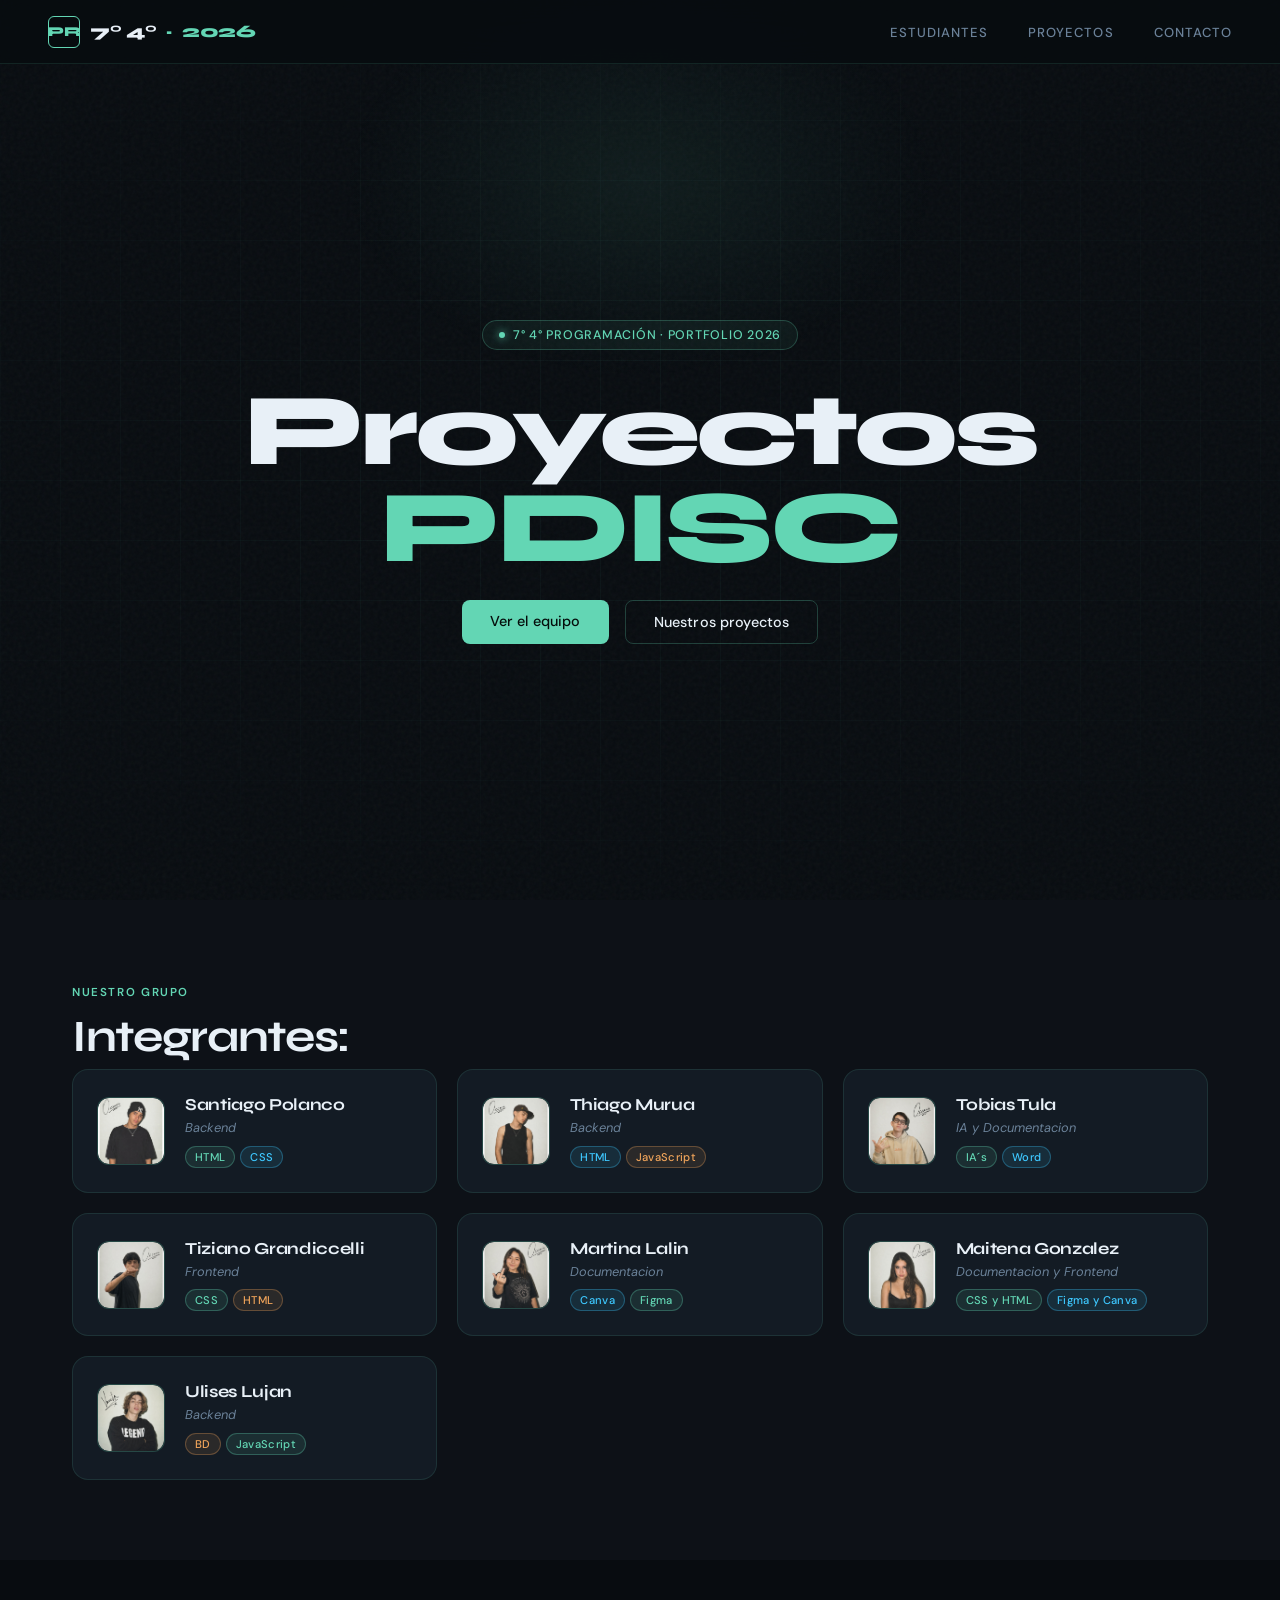
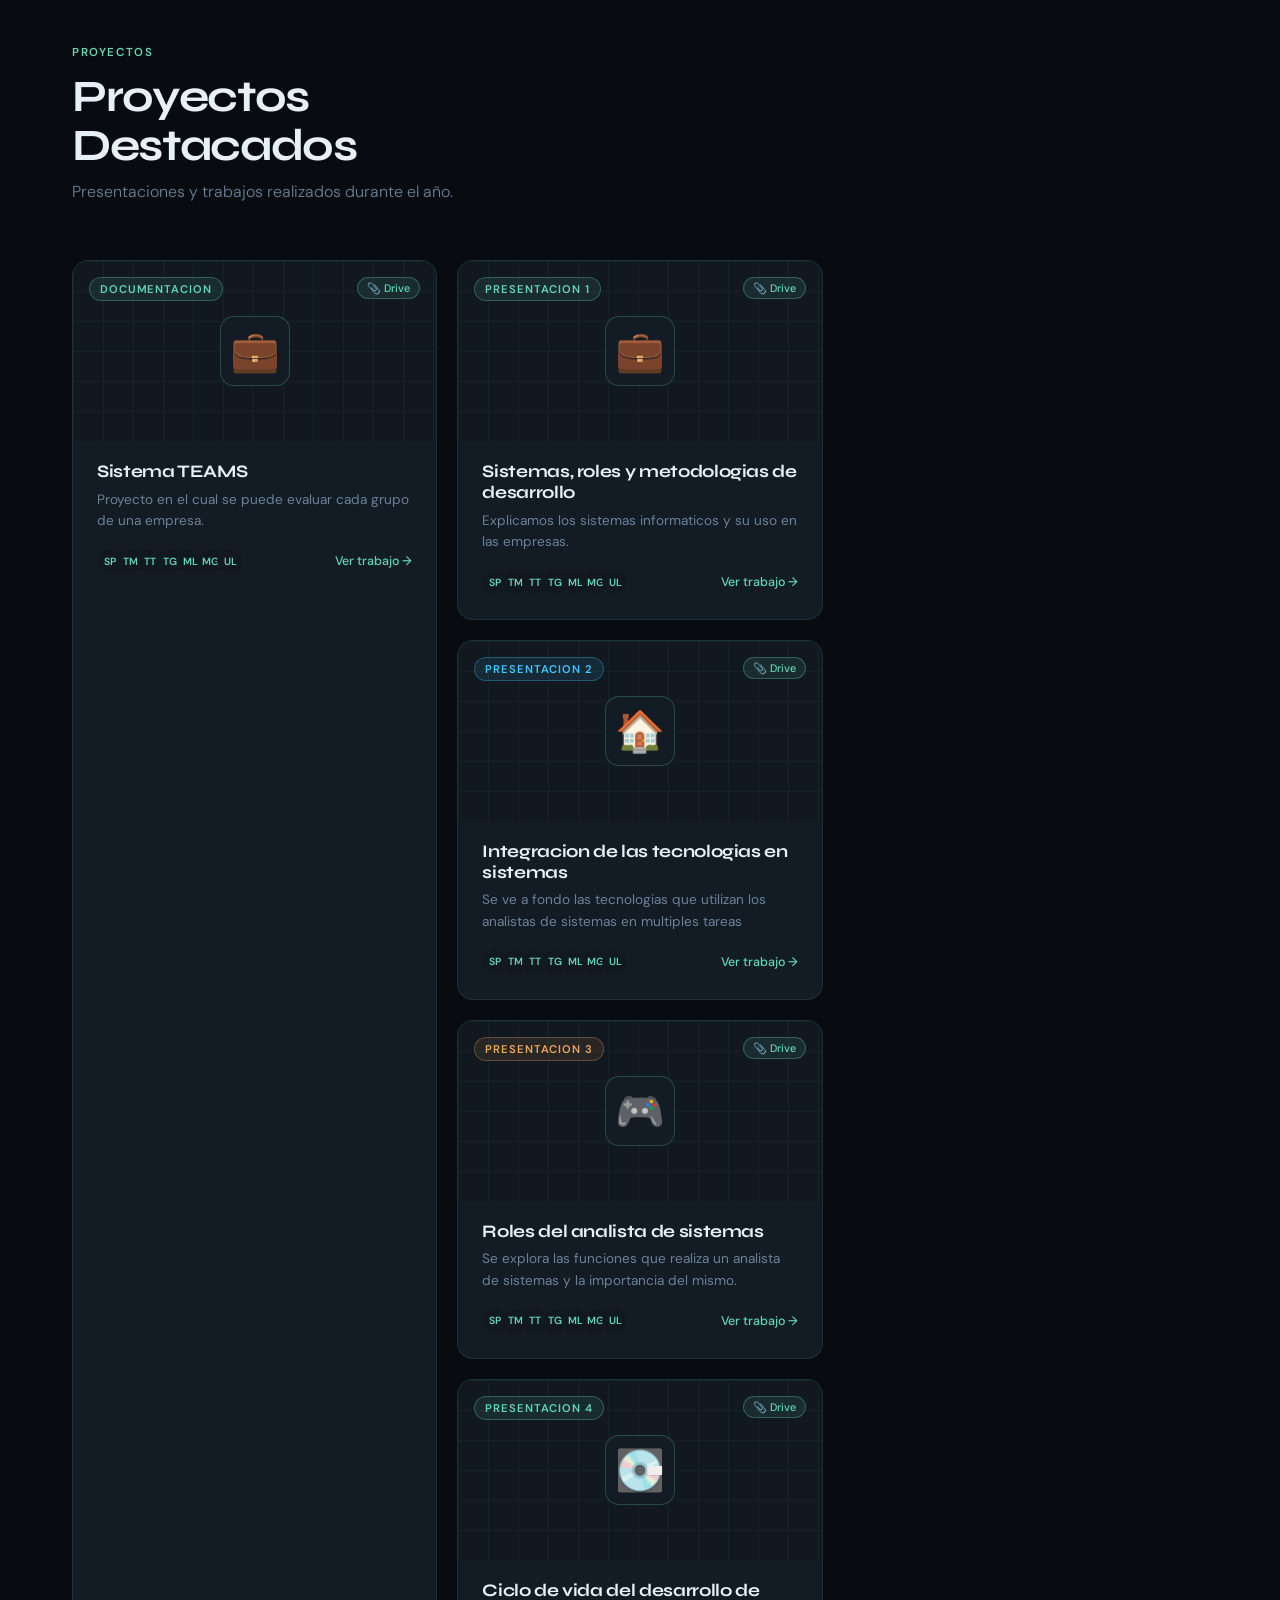
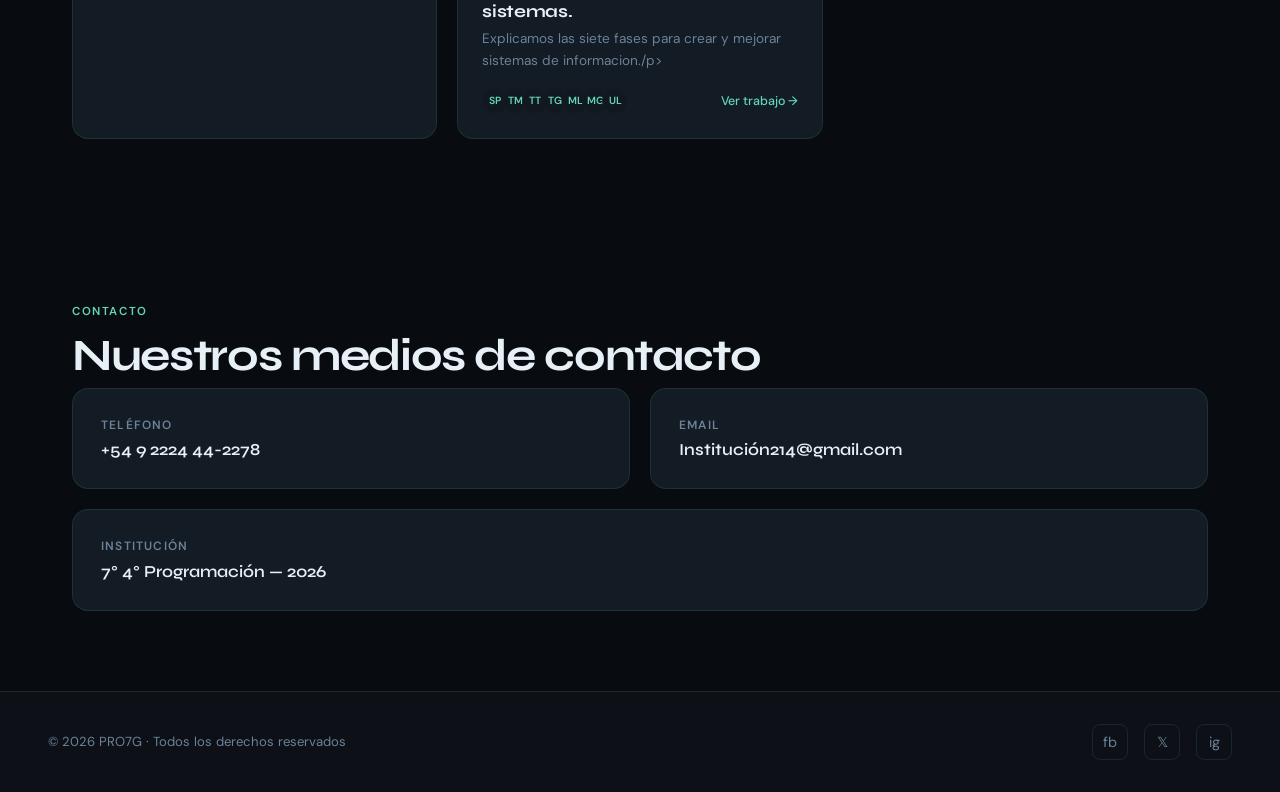
<file: index.html>
<!DOCTYPE html>
<html lang="es">
<head>
<meta charset="UTF-8">
<meta name="viewport" content="width=device-width, initial-scale=1.0">
<title>Godoy Portfolio 2026</title>
<link href="https://fonts.googleapis.com/css2?family=Syne:wght@400;600;700;800&family=DM+Sans:ital,wght@0,300;0,400;0,500;1,300&display=swap" rel="stylesheet">
</head>
<link rel="stylesheet" href="orden.css">
<body>
<nav>
  <a href="#" class="logo">
    <span class="logo-bracket">PR</span>
    7° 4° <span>·</span> <span>2026</span>
  </a>
  <ul class="nav-links">
    <li><a href="#students" class="active">Estudiantes</a></li>
    <li><a href="#projects">Proyectos</a></li>
    <li><a href="#contact">Contacto</a></li>
  </ul>
</nav>
<section class="hero">
  <div class="hero-grid"></div>
  <div class="hero-glow"></div>
  <div class="hero-badge">7° 4° Programación · Portfolio 2026</div>
  <h1>
    Proyectos<br>
    <span class="line2">PDISC</span>
  </h1>

  <div class="hero-cta">
    <a href="#students" class="btn btn-primary">Ver el equipo</a>
    <a href="#projects" class="btn btn-ghost">Nuestros proyectos</a>
  </div>
</section>
<section id="students">
  <div class="section-inner">
    <p class="section-tag reveal">Nuestro grupo</p>
    <h2 class="section-title reveal">Integrantes:</h2>
    <div class="students-grid">
      <div class="student-card reveal" onclick="openModal('Lucas','M.','Python · Backend','Desarrollador apasionado por la inteligencia artificial y los sistemas distribuidos. Le encanta resolver problemas complejos con código elegante.',['Python','Backend','IA'])">
        <div class="avatar"><img src="img/skinny.jpeg"></div>
        <div class="student-info">
          <div class="student-name">Santiago Polanco</div>
          <div class="student-role">Backend</div>
          <div class="tags">
            <span class="tag tag-green">HTML</span>
            <span class="tag tag-blue">CSS</span>
          </div>
        </div>
        
      </div>
      <div class="student-card reveal" onclick="openModal('Sofía','G.','UI/UX · Design','Diseñadora UX con ojo para los detalles. Crea interfaces que son tanto bellas como funcionales, centradas en el usuario.',['UI/UX','Design','Figma'])">
        <div class="avatar"><img src="img/murua.jpeg"></div>
        <div class="student-info">
          <div class="student-name">Thiago Murua</div>
          <div class="student-role">Backend</div>
          <div class="tags">
            <span class="tag tag-blue">HTML</span>
            <span class="tag tag-gold">JavaScript</span>
          </div>
        </div>
        
      </div>
      <div class="student-card reveal" onclick="openModal('Diego','R.','Data Science · AI','Entusiasta de los datos y la ciencia. Transforma conjuntos de datos complejos en insights accionables para la toma de decisiones.',['IA','Data Science','ML'])">
        <div class="avatar"><img src="img/tulin.jpeg"></div>
        <div class="student-info">
          <div class="student-name">Tobias Tula</div>
          <div class="student-role">IA y Documentacion</div>
          <div class="tags">
            <span class="tag tag-green">IA´s</span>
            <span class="tag tag-blue">Word</span>
          </div>
        </div>
        
      </div>
      <div class="student-card reveal" onclick="openModal('Valentina','C.','AI · Full Stack','Desarrolladora full stack con experiencia en modelos de lenguaje y aplicaciones web modernas. Apasionada por la ética en IA.',['IA','Full Stack','React'])">
        <div class="avatar"><img src="img/tizi.jpeg"></div>
        <div class="student-info">
          <div class="student-name">Tiziano Grandiccelli</div>
          <div class="student-role">Frontend</div>
          <div class="tags">
            <span class="tag tag-green">CSS</span>
            <span class="tag tag-gold">HTML</span>
          </div>
        </div>
        
      </div>
      <div class="student-card reveal" onclick="openModal('Matías','S.','DevOps · Cloud','Especialista en infraestructura y automatización. Garantiza que los proyectos del equipo estén siempre disponibles y escalables.',['DevOps','Cloud','Docker'])">
        <div class="avatar"><img src="img/martina.jpeg"></div>
        <div class="student-info">
          <div class="student-name">Martina Lalin</div>
          <div class="student-role">Documentacion</div>
          <div class="tags">
            <span class="tag tag-blue">Canva</span>
            <span class="tag tag-green">Figma</span>
          </div>
        </div>
        
      </div>
      <div class="student-card reveal" onclick="openModal('Isabella','F.','Mobile · AI','Desarrolladora mobile especializada en apps iOS/Android con integración de IA. Sus apps han sido descargadas por miles de usuarios.',['Mobile','IA','Flutter'])">
        <div class="avatar"><img src="img/mai.jpeg"></div>
        <div class="student-info">
          <div class="student-name">Maitena Gonzalez</div>
          <div class="student-role">Documentacion y Frontend</div>
          <div class="tags">
            <span class="tag tag-green">CSS y HTML</span>
            <span class="tag tag-blue">Figma y Canva</span>
          </div>
        </div>
        
      </div>
      <div class="student-card reveal" onclick="openModal('Alex','T.','Cybersecurity','Experto en seguridad informática y ethical hacking. Protege los sistemas del equipo y evangeliza buenas prácticas de seguridad.',['Cybersecurity','Networking','Python'])">
        <div class="avatar"><img src="img/ulises.jpeg"></div>
        <div class="student-info">
          <div class="student-name">Ulises Lujan</div>
          <div class="student-role">Backend</div>
          <div class="tags">
            <span class="tag tag-gold">BD</span>
            <span class="tag tag-green">JavaScript</span>
          </div>
        </div>
        
      </div>
    </div>
  </div>
</section>
<section id="projects">
  <div class="section-inner">
    <p class="section-tag reveal">Proyectos</p>
    <h2 class="section-title reveal">Proyectos <br>Destacados</h2>
    <p class="section-sub reveal">Presentaciones y trabajos realizados durante el año. </p>

  <div class="projects-grid">
      <a class="project-card reveal" href="https://docs.google.com/document/d/19qw3X0l4Sk2ecF0sfD9Z2aLZRxjV-ml3/edit?usp=drive_link&ouid=107107761210259791024&rtpof=true&sd=true" target="_blank">
        <div class="project-thumb">
          <div class="project-thumb-pattern"></div>
          <span class="project-type-badge tag-green">Documentacion</span>
          <span class="project-gdrive-badge">📎 Drive</span>
          <div class="project-thumb-icon">💼</div>
        </div>
        <div class="project-body">
          <div class="project-title">Sistema TEAMS</div>
          <p class="project-desc">Proyecto en el cual se puede evaluar cada grupo de una empresa.</p>
          <div class="project-footer">
            <div class="project-members">
              <div class="member-dot">SP</div>
              <div class="member-dot">TM</div>
              <div class="member-dot">TT</div>
              <div class="member-dot">TG</div>
              <div class="member-dot">ML</div>
              <div class="member-dot">MG</div>
              <div class="member-dot">UL</div>
            </div>
            <span class="project-link">Ver trabajo →</span>
          </div>
        </div>
      </a>
    <div class="projects-grid">
      <a class="project-card reveal" href="https://drive.google.com/file/d/1JtZgzzsUS3q6i__d8_By-QqEZzwx6sC-/view?usp=drive_link" target="_blank">
        <div class="project-thumb">
          <div class="project-thumb-pattern"></div>
          <span class="project-type-badge tag-green">Presentacion 1</span>
          <span class="project-gdrive-badge">📎 Drive</span>
          <div class="project-thumb-icon">💼</div>
        </div>
        <div class="project-body">
          <div class="project-title">Sistemas, roles y metodologias de desarrollo</div>
          <p class="project-desc">Explicamos los sistemas informaticos y su uso en las empresas.</p>
          <div class="project-footer">
            <div class="project-members">
              <div class="member-dot">SP</div>
              <div class="member-dot">TM</div>
              <div class="member-dot">TT</div>
              <div class="member-dot">TG</div>
              <div class="member-dot">ML</div>
              <div class="member-dot">MG</div>
              <div class="member-dot">UL</div>
            </div>
            <span class="project-link">Ver trabajo →</span>
          </div>
        </div>
      </a>
      <a class="project-card reveal" href="https://drive.google.com/file/d/1WDhWc18GDA97SHtB08ps8gvgRKwcaV14/view?usp=drive_link" target="_blank">
        <div class="project-thumb">
          <div class="project-thumb-pattern"></div>
          <span class="project-type-badge tag-blue">Presentacion 2</span>
          <span class="project-gdrive-badge">📎 Drive</span>
          <div class="project-thumb-icon">🏠</div>
        </div>
        <div class="project-body">
          <div class="project-title">Integracion de las tecnologias en sistemas </div>
          <p class="project-desc">Se ve a fondo las tecnologias que utilizan los analistas de sistemas en multiples tareas</p>
          <div class="project-footer">
            <div class="project-members">
              <div class="member-dot">SP</div>
              <div class="member-dot">TM</div>
              <div class="member-dot">TT</div>
              <div class="member-dot">TG</div>
              <div class="member-dot">ML</div>
              <div class="member-dot">MG</div>
              <div class="member-dot">UL</div>
            </div>
            <span class="project-link">Ver trabajo →</span>
          </div>
        </div>
      </a>
      <a class="project-card reveal" href="https://drive.google.com/file/d/13xJvpCdQ9RZFX-FCYaniXNCSaBTQCy0U/view?usp=drive_link" target="_blank">
        <div class="project-thumb">
          <div class="project-thumb-pattern"></div>
          <span class="project-type-badge tag-gold">Presentacion 3</span>
          <span class="project-gdrive-badge">📎 Drive</span>
          <div class="project-thumb-icon">🎮</div>
        </div>
        <div class="project-body">
          <div class="project-title">Roles del analista de sistemas</div>
          <p class="project-desc">Se explora las funciones que realiza un analista de sistemas y la importancia del mismo.</p>
          <div class="project-footer">
            <div class="project-members">
              <div class="member-dot">SP</div>
              <div class="member-dot">TM</div>
              <div class="member-dot">TT</div>
              <div class="member-dot">TG</div>
              <div class="member-dot">ML</div>
              <div class="member-dot">MG</div>
              <div class="member-dot">UL</div>
            </div>
            <span class="project-link">Ver trabajo →</span>
          </div>
        </div>
      </a>
      <a class="project-card reveal" href="https://drive.google.com/file/d/1Jhz-owjT7NWqjBzLdaUUEtgh4FYC-cdc/view?usp=drive_link" target="_blank">
        <div class="project-thumb">
          <div class="project-thumb-pattern"></div>
          <span class="project-type-badge tag-green">Presentacion 4</span>
          <span class="project-gdrive-badge">📎 Drive</span>
          <div class="project-thumb-icon">💽</div>
        </div>
        <div class="project-body">
          <div class="project-title">Ciclo de vida del desarrollo de sistemas.</div>
          <p class="project-desc">Explicamos las siete fases para crear y mejorar sistemas de informacion./p>
          <div class="project-footer">
            <div class="project-members">
              <div class="member-dot">SP</div>
              <div class="member-dot">TM</div>
              <div class="member-dot">TT</div>
              <div class="member-dot">TG</div>
              <div class="member-dot">ML</div>
              <div class="member-dot">MG</div>
              <div class="member-dot">UL</div>
            </div>
            <span class="project-link">Ver trabajo →</span>
          </div>
        </div>
      </a>
    </div>
  </div>
</section>

<section id="contact">
  <div class="section-inner">
    <p class="section-tag reveal">Contacto</p>
    <h2 class="section-title reveal">Nuestros medios de contacto</h2>
    

    <div class="contact-grid reveal">
      <div class="contact-card">
        <div class="contact-label">Teléfono</div>
        <div class="contact-value">+54 9 2224 44-2278</div>
      </div>
      <div class="contact-card">
        <div class="contact-label">Email</div>
        <div class="contact-value">Institución214@gmail.com</div>
      </div>
      <div class="contact-card" style="grid-column: 1 / -1;">
        <div class="contact-label">Institución</div>
        <div class="contact-value">7° 4° Programación —  2026</div>
      </div>
    </div>
  </div>
</section>
<footer>
  <div class="footer-left">© 2026 PRO7G · Todos los derechos reservados</div>
  <div class="footer-socials">
    <a href="#" title="Facebook">fb</a>
    <a href="#" title="X/Twitter">𝕏</a>
    <a href="#" title="Instagram">ig</a>
    
  </div>
</footer>

<script src="queque.js"></script>
</body>
</html>
</file>
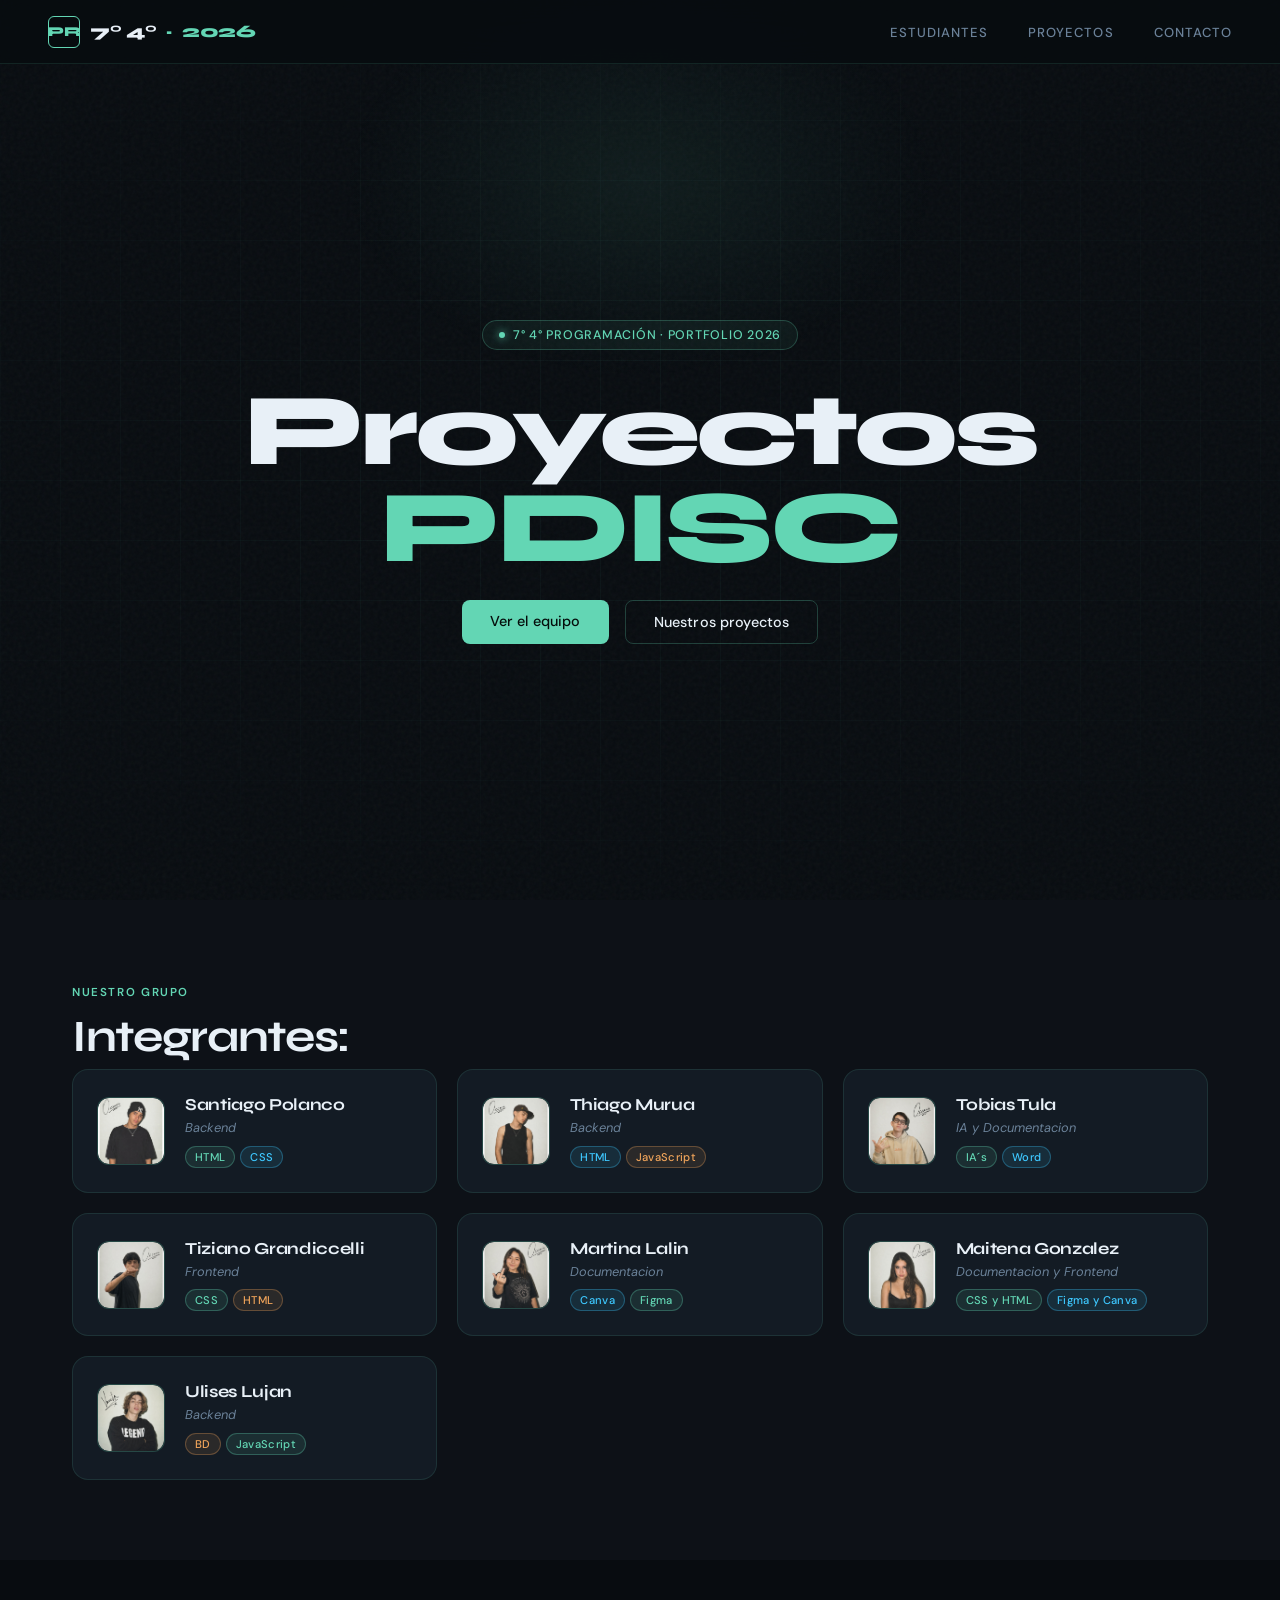
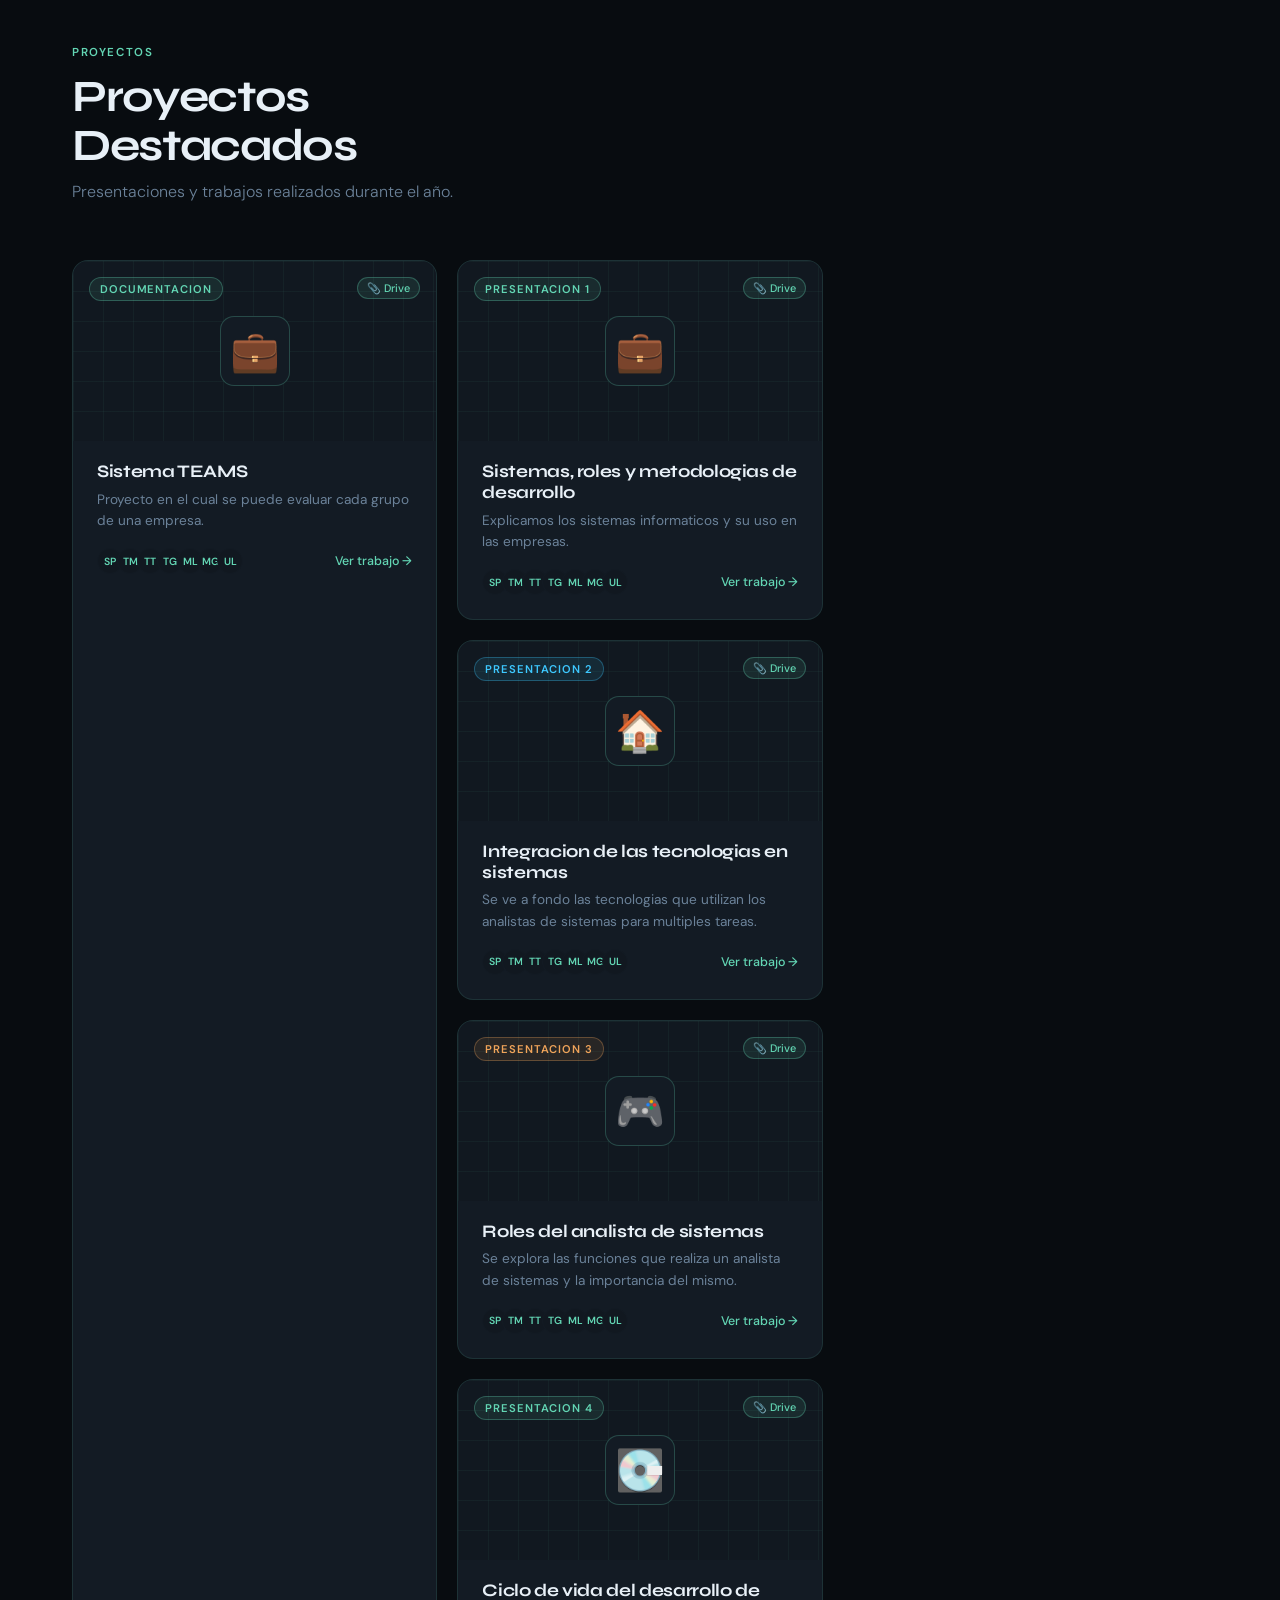
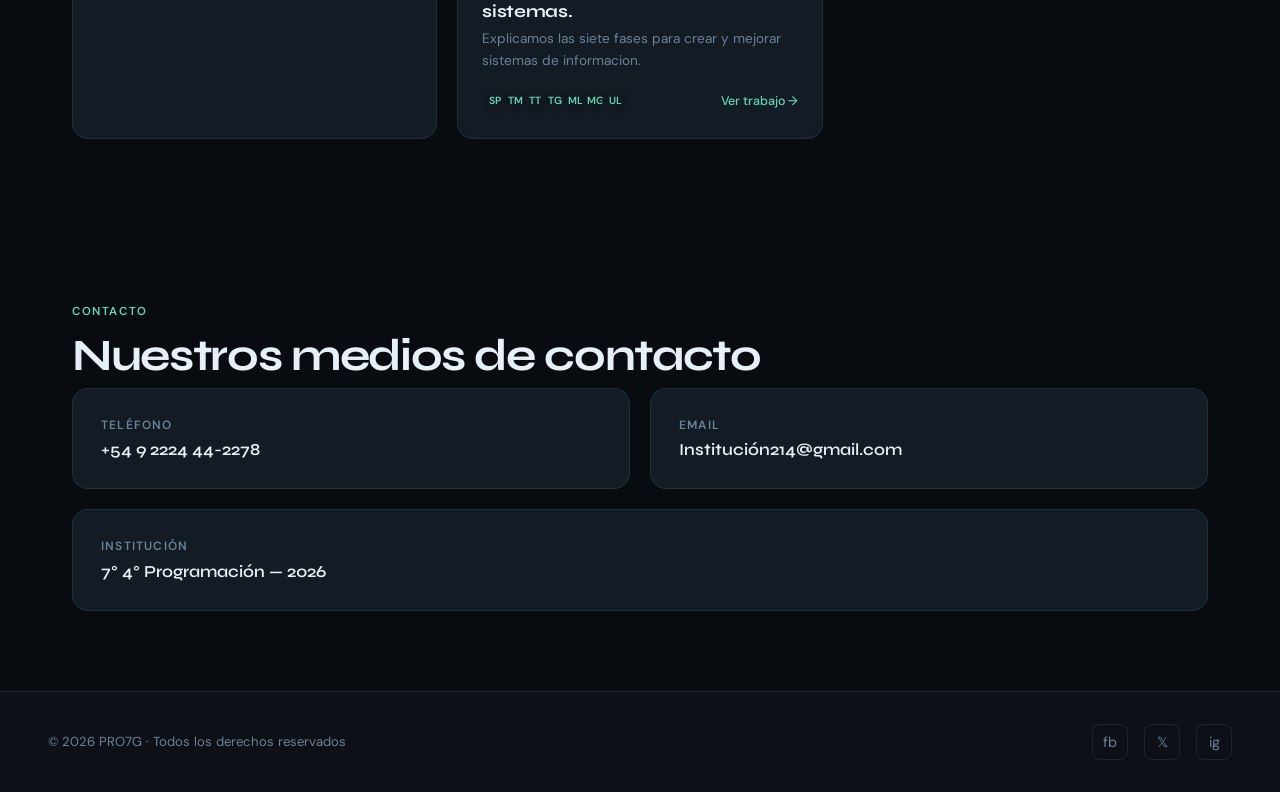
<file: portfolio/index.html>
<!DOCTYPE html>
<html lang="es">
<head>
<meta charset="UTF-8">
<meta name="viewport" content="width=device-width, initial-scale=1.0">
<title>Godoy Portfolio 2026</title>
<link href="https://fonts.googleapis.com/css2?family=Syne:wght@400;600;700;800&family=DM+Sans:ital,wght@0,300;0,400;0,500;1,300&display=swap" rel="stylesheet">
</head>
<link rel="stylesheet" href="orden.css">
<body>
<nav>
  <a href="#" class="logo">
    <span class="logo-bracket">PR</span>
    7° 4° <span>·</span> <span>2026</span>
  </a>
  <ul class="nav-links">
    <li><a href="#students" class="active">Estudiantes</a></li>
    <li><a href="#projects">Proyectos</a></li>
    <li><a href="#contact">Contacto</a></li>
  </ul>
</nav>
<section class="hero">
  <div class="hero-grid"></div>
  <div class="hero-glow"></div>
  <div class="hero-badge">7° 4° Programación · Portfolio 2026</div>
  <h1>
    Proyectos<br>
    <span class="line2">PDISC</span>
  </h1>

  <div class="hero-cta">
    <a href="#students" class="btn btn-primary">Ver el equipo</a>
    <a href="#projects" class="btn btn-ghost">Nuestros proyectos</a>
  </div>
</section>
<section id="students">
  <div class="section-inner">
    <p class="section-tag reveal">Nuestro grupo</p>
    <h2 class="section-title reveal">Integrantes:</h2>
    <div class="students-grid">
      <div class="student-card reveal" onclick="openModal('Lucas','M.','Python · Backend','Desarrollador apasionado por la inteligencia artificial y los sistemas distribuidos. Le encanta resolver problemas complejos con código elegante.',['Python','Backend','IA'])">
        <div class="avatar"><img src="img/skinny.jpeg"></div>
        <div class="student-info">
          <div class="student-name">Santiago Polanco</div>
          <div class="student-role">Backend</div>
          <div class="tags">
            <span class="tag tag-green">HTML</span>
            <span class="tag tag-blue">CSS</span>
          </div>
        </div>
        
      </div>
      <div class="student-card reveal" onclick="openModal('Sofía','G.','UI/UX · Design','Diseñadora UX con ojo para los detalles. Crea interfaces que son tanto bellas como funcionales, centradas en el usuario.',['UI/UX','Design','Figma'])">
        <div class="avatar"><img src="img/murua.jpeg"></div>
        <div class="student-info">
          <div class="student-name">Thiago Murua</div>
          <div class="student-role">Backend</div>
          <div class="tags">
            <span class="tag tag-blue">HTML</span>
            <span class="tag tag-gold">JavaScript</span>
          </div>
        </div>
        
      </div>
      <div class="student-card reveal" onclick="openModal('Diego','R.','Data Science · AI','Entusiasta de los datos y la ciencia. Transforma conjuntos de datos complejos en insights accionables para la toma de decisiones.',['IA','Data Science','ML'])">
        <div class="avatar"><img src="img/tulin.jpeg"></div>
        <div class="student-info">
          <div class="student-name">Tobias Tula</div>
          <div class="student-role">IA y Documentacion</div>
          <div class="tags">
            <span class="tag tag-green">IA´s</span>
            <span class="tag tag-blue">Word</span>
          </div>
        </div>
        
      </div>
      <div class="student-card reveal" onclick="openModal('Valentina','C.','AI · Full Stack','Desarrolladora full stack con experiencia en modelos de lenguaje y aplicaciones web modernas. Apasionada por la ética en IA.',['IA','Full Stack','React'])">
        <div class="avatar"><img src="img/tizi.jpeg"></div>
        <div class="student-info">
          <div class="student-name">Tiziano Grandiccelli</div>
          <div class="student-role">Frontend</div>
          <div class="tags">
            <span class="tag tag-green">CSS</span>
            <span class="tag tag-gold">HTML</span>
          </div>
        </div>
        
      </div>
      <div class="student-card reveal" onclick="openModal('Matías','S.','DevOps · Cloud','Especialista en infraestructura y automatización. Garantiza que los proyectos del equipo estén siempre disponibles y escalables.',['DevOps','Cloud','Docker'])">
        <div class="avatar"><img src="img/martina.jpeg"></div>
        <div class="student-info">
          <div class="student-name">Martina Lalin</div>
          <div class="student-role">Documentacion</div>
          <div class="tags">
            <span class="tag tag-blue">Canva</span>
            <span class="tag tag-green">Figma</span>
          </div>
        </div>
        
      </div>
      <div class="student-card reveal" onclick="openModal('Isabella','F.','Mobile · AI','Desarrolladora mobile especializada en apps iOS/Android con integración de IA. Sus apps han sido descargadas por miles de usuarios.',['Mobile','IA','Flutter'])">
        <div class="avatar"><img src="img/mai.jpeg"></div>
        <div class="student-info">
          <div class="student-name">Maitena Gonzalez</div>
          <div class="student-role">Documentacion y Frontend</div>
          <div class="tags">
            <span class="tag tag-green">CSS y HTML</span>
            <span class="tag tag-blue">Figma y Canva</span>
          </div>
        </div>
        
      </div>
      <div class="student-card reveal" onclick="openModal('Alex','T.','Cybersecurity','Experto en seguridad informática y ethical hacking. Protege los sistemas del equipo y evangeliza buenas prácticas de seguridad.',['Cybersecurity','Networking','Python'])">
        <div class="avatar"><img src="img/ulises.jpeg"></div>
        <div class="student-info">
          <div class="student-name">Ulises Lujan</div>
          <div class="student-role">Backend</div>
          <div class="tags">
            <span class="tag tag-gold">BD</span>
            <span class="tag tag-green">JavaScript</span>
          </div>
        </div>
        
      </div>
    </div>
  </div>
</section>
<section id="projects">
  <div class="section-inner">
    <p class="section-tag reveal">Proyectos</p>
    <h2 class="section-title reveal">Proyectos <br>Destacados</h2>
    <p class="section-sub reveal">Presentaciones y trabajos realizados durante el año. </p>
    
   <div class="projects-grid">
      <a class="project-card reveal" href="https://docs.google.com/document/d/19qw3X0l4Sk2ecF0sfD9Z2aLZRxjV-ml3/edit?usp=drive_link&ouid=107107761210259791024&rtpof=true&sd=true" target="_blank">
        <div class="project-thumb">
          <div class="project-thumb-pattern"></div>
          <span class="project-type-badge tag-green">Documentacion</span>
          <span class="project-gdrive-badge">📎 Drive</span>
          <div class="project-thumb-icon">💼</div>
        </div>
        <div class="project-body">
          <div class="project-title">Sistema TEAMS</div>
          <p class="project-desc">Proyecto en el cual se puede evaluar cada grupo de una empresa.</p>
          <div class="project-footer">
            <div class="project-members">
              <div class="member-dot">SP</div>
              <div class="member-dot">TM</div>
              <div class="member-dot">TT</div>
              <div class="member-dot">TG</div>
              <div class="member-dot">ML</div>
              <div class="member-dot">MG</div>
              <div class="member-dot">UL</div>
            </div>
            <span class="project-link">Ver trabajo →</span>
          </div>
        </div>
      </a>
    <div class="projects-grid">
      <a class="project-card reveal" href="https://drive.google.com/file/d/1JtZgzzsUS3q6i__d8_By-QqEZzwx6sC-/view?usp=drive_link" target="_blank">
        <div class="project-thumb">
          <div class="project-thumb-pattern"></div>
          <span class="project-type-badge tag-green">Presentacion 1</span>
          <span class="project-gdrive-badge">📎 Drive</span>
          <div class="project-thumb-icon">💼</div>
        </div>
        <div class="project-body">
          <div class="project-title">Sistemas, roles y metodologias de desarrollo</div>
          <p class="project-desc">Explicamos los sistemas informaticos y su uso en las empresas.</p>
          <div class="project-footer">
            <div class="project-members">
              <div class="member-dot">SP</div>
              <div class="member-dot">TM</div>
              <div class="member-dot">TT</div>
              <div class="member-dot">TG</div>
              <div class="member-dot">ML</div>
              <div class="member-dot">MG</div>
              <div class="member-dot">UL</div>
            </div>
            <span class="project-link">Ver trabajo →</span>
          </div>
        </div>
      </a>
      <a class="project-card reveal" href="https://drive.google.com/file/d/1WDhWc18GDA97SHtB08ps8gvgRKwcaV14/view?usp=drive_link" target="_blank">
        <div class="project-thumb">
          <div class="project-thumb-pattern"></div>
          <span class="project-type-badge tag-blue">Presentacion 2</span>
          <span class="project-gdrive-badge">📎 Drive</span>
          <div class="project-thumb-icon">🏠</div>
        </div>
        <div class="project-body">
          <div class="project-title">Integracion de las tecnologias en sistemas</div>
          <p class="project-desc">Se ve a fondo las tecnologias que utilizan los analistas de sistemas para multiples tareas.</p>
          <div class="project-footer">
            <div class="project-members">
              <div class="member-dot">SP</div>
              <div class="member-dot">TM</div>
              <div class="member-dot">TT</div>
              <div class="member-dot">TG</div>
              <div class="member-dot">ML</div>
              <div class="member-dot">MG</div>
              <div class="member-dot">UL</div>
            </div>
            <span class="project-link">Ver trabajo →</span>
          </div>
        </div>
      </a>
      <a class="project-card reveal" href="https://drive.google.com/file/d/13xJvpCdQ9RZFX-FCYaniXNCSaBTQCy0U/view?usp=drive_link" target="_blank">
        <div class="project-thumb">
          <div class="project-thumb-pattern"></div>
          <span class="project-type-badge tag-gold">Presentacion 3</span>
          <span class="project-gdrive-badge">📎 Drive</span>
          <div class="project-thumb-icon">🎮</div>
        </div>
        <div class="project-body">
          <div class="project-title">Roles del analista de sistemas</div>
          <p class="project-desc">Se explora las funciones que realiza un analista de sistemas y la importancia del mismo.</p>
          <div class="project-footer">
            <div class="project-members">
              <div class="member-dot">SP</div>
              <div class="member-dot">TM</div>
              <div class="member-dot">TT</div>
              <div class="member-dot">TG</div>
              <div class="member-dot">ML</div>
              <div class="member-dot">MG</div>
              <div class="member-dot">UL</div>
            </div>
            <span class="project-link">Ver trabajo →</span>
          </div>
        </div>
      </a>
      <a class="project-card reveal" href="https://drive.google.com/file/d/1Jhz-owjT7NWqjBzLdaUUEtgh4FYC-cdc/view?usp=drive_link" target="_blank">
        <div class="project-thumb">
          <div class="project-thumb-pattern"></div>
          <span class="project-type-badge tag-green">Presentacion 4</span>
          <span class="project-gdrive-badge">📎 Drive</span>
          <div class="project-thumb-icon">💽</div>
        </div>
        <div class="project-body">
          <div class="project-title">Ciclo de vida del desarrollo de sistemas.</div>
          <p class="project-desc">Explicamos las siete fases para crear y mejorar sistemas de informacion.</p>
          <div class="project-footer">
            <div class="project-members">
              <div class="member-dot">SP</div>
              <div class="member-dot">TM</div>
              <div class="member-dot">TT</div>
              <div class="member-dot">TG</div>
              <div class="member-dot">ML</div>
              <div class="member-dot">MG</div>
              <div class="member-dot">UL</div>
            </div>
            <span class="project-link">Ver trabajo →</span>
          </div>
        </div>
      </a>
    </div>
  </div>
</section>

<section id="contact">
  <div class="section-inner">
    <p class="section-tag reveal">Contacto</p>
    <h2 class="section-title reveal">Nuestros medios de contacto</h2>
    

    <div class="contact-grid reveal">
      <div class="contact-card">
        <div class="contact-label">Teléfono</div>
        <div class="contact-value">+54 9 2224 44-2278</div>
      </div>
      <div class="contact-card">
        <div class="contact-label">Email</div>
        <div class="contact-value">Institución214@gmail.com</div>
      </div>
      <div class="contact-card" style="grid-column: 1 / -1;">
        <div class="contact-label">Institución</div>
        <div class="contact-value">7° 4° Programación —  2026</div>
      </div>
    </div>
  </div>
</section>
<footer>
  <div class="footer-left">© 2026 PRO7G · Todos los derechos reservados</div>
  <div class="footer-socials">
    <a href="#" title="Facebook">fb</a>
    <a href="#" title="X/Twitter">𝕏</a>
    <a href="#" title="Instagram">ig</a>
    
  </div>
</footer>

<script src="queque.js"></script>
</body>
</html>
</file>
<file: orden.css>
:root {
    --bg: #080c10;
    --bg2: #0d1117;
    --bg3: #111820;
    --card: #131b24;
    --card2: #182230;
    --border: rgba(99,214,180,0.12);
    --border2: rgba(99,214,180,0.25);
    --accent: #63d6b4;
    --accent2: #3ec8ff;
    --accent3: #f0a45a;
    --text: #e8f0f7;
    --muted: #6b8299;
    --muted2: #8fa8bf;
    --gold: #f0a45a;
  }

  * { margin: 0; padding: 0; box-sizing: border-box; }

  html { scroll-behavior: smooth; }

  body {
    font-family: 'DM Sans', sans-serif;
    background: var(--bg);
    color: var(--text);
    overflow-x: hidden;
  }

  /* — NOISE TEXTURE — */
  body::before {
    content: '';
    position: fixed;
    inset: 0;
    background-image: url("data:image/svg+xml,%3Csvg viewBox='0 0 256 256' xmlns='http://www.w3.org/2000/svg'%3E%3Cfilter id='noise'%3E%3CfeTurbulence type='fractalNoise' baseFrequency='0.9' numOctaves='4' stitchTiles='stitch'/%3E%3C/filter%3E%3Crect width='100%25' height='100%25' filter='url(%23noise)' opacity='0.04'/%3E%3C/svg%3E");
    pointer-events: none;
    z-index: 0;
  }

  /* — NAV — */
  nav {
    position: fixed;
    top: 0; left: 0; right: 0;
    z-index: 100;
    display: flex;
    align-items: center;
    justify-content: space-between;
    padding: 0 3rem;
    height: 64px;
    background: rgba(8,12,16,0.85);
    backdrop-filter: blur(20px);
    border-bottom: 0.5px solid var(--border);
  }

  .logo {
    display: flex;
    align-items: center;
    gap: 10px;
    font-family: 'Syne', sans-serif;
    font-weight: 800;
    font-size: 1.1rem;
    letter-spacing: -0.02em;
    color: var(--text);
    text-decoration: none;
  }

  .logo-bracket {
    display: inline-flex;
    align-items: center;
    justify-content: center;
    width: 32px;
    height: 32px;
    border: 1.5px solid var(--accent);
    border-radius: 6px;
    font-size: 0.85rem;
    color: var(--accent);
  }

  .logo span { color: var(--accent); }

  .nav-links {
    display: flex;
    gap: 2.5rem;
    list-style: none;
  }

  .nav-links a {
    font-size: 0.82rem;
    font-weight: 500;
    letter-spacing: 0.08em;
    text-transform: uppercase;
    color: var(--muted);
    text-decoration: none;
    transition: color 0.2s;
  }

  .nav-links a:hover, .nav-links a.active { color: var(--accent); }

  /* — HERO — */
  .hero {
    position: relative;
    min-height: 100vh;
    display: flex;
    flex-direction: column;
    align-items: center;
    justify-content: center;
    text-align: center;
    padding: 8rem 2rem 4rem;
    overflow: hidden;
  }

  .hero-grid {
    position: absolute;
    inset: 0;
    background-image:
      linear-gradient(rgba(99,214,180,0.04) 1px, transparent 1px),
      linear-gradient(90deg, rgba(99,214,180,0.04) 1px, transparent 1px);
    background-size: 60px 60px;
    mask-image: radial-gradient(ellipse 80% 60% at 50% 50%, black 30%, transparent 100%);
  }

  .hero-glow {
    position: absolute;
    top: 20%;
    left: 50%;
    transform: translate(-50%, -50%);
    width: 600px;
    height: 400px;
    background: radial-gradient(ellipse, rgba(99,214,180,0.08) 0%, transparent 70%);
    pointer-events: none;
  }

  .hero-badge {
    display: inline-flex;
    align-items: center;
    gap: 8px;
    padding: 6px 16px;
    border: 0.5px solid var(--border2);
    border-radius: 100px;
    font-size: 0.78rem;
    font-weight: 500;
    color: var(--accent);
    letter-spacing: 0.06em;
    text-transform: uppercase;
    margin-bottom: 2rem;
    background: rgba(99,214,180,0.06);
    animation: fadeUp 0.8s ease both;
  }

  .hero-badge::before {
    content: '';
    width: 6px; height: 6px;
    border-radius: 50%;
    background: var(--accent);
    box-shadow: 0 0 8px var(--accent);
    animation: pulse 2s ease infinite;
  }

  @keyframes pulse {
    0%, 100% { opacity: 1; }
    50% { opacity: 0.3; }
  }

  .hero h1 {
    font-family: 'Syne', sans-serif;
    font-weight: 800;
    font-size: clamp(3rem, 8vw, 6.5rem);
    line-height: 0.95;
    letter-spacing: -0.04em;
    margin-bottom: 1.5rem;
    animation: fadeUp 0.8s 0.1s ease both;
  }

  .hero h1 .line2 { color: var(--accent); }

  .hero p {
    font-size: 1.1rem;
    font-weight: 300;
    color: var(--muted2);
    max-width: 480px;
    line-height: 1.7;
    margin-bottom: 3rem;
    animation: fadeUp 0.8s 0.2s ease both;
  }

  .hero-cta {
    display: flex;
    gap: 1rem;
    animation: fadeUp 0.8s 0.3s ease both;
  }

  .btn {
    padding: 0.75rem 1.75rem;
    font-family: 'DM Sans', sans-serif;
    font-size: 0.9rem;
    font-weight: 500;
    border-radius: 8px;
    cursor: pointer;
    text-decoration: none;
    transition: all 0.2s;
    letter-spacing: 0.01em;
  }

  .btn-primary {
    background: var(--accent);
    color: #050d0b;
    border: none;
  }

  .btn-primary:hover {
    background: #80e4c8;
    transform: translateY(-1px);
  }

  .btn-ghost {
    background: transparent;
    color: var(--text);
    border: 0.5px solid var(--border2);
  }

  .btn-ghost:hover {
    border-color: var(--accent);
    color: var(--accent);
  }

  /* — SECTION — */
  section {
    position: relative;
    z-index: 1;
  }

  .section-inner {
    max-width: 1200px;
    margin: 0 auto;
    padding: 5rem 2rem;
  }

  .section-tag {
    display: inline-block;
    font-size: 0.72rem;
    font-weight: 600;
    letter-spacing: 0.14em;
    text-transform: uppercase;
    color: var(--accent);
    margin-bottom: 0.75rem;
  }

  .section-title {
    font-family: 'Syne', sans-serif;
    font-weight: 700;
    font-size: clamp(1.8rem, 3.5vw, 2.8rem);
    letter-spacing: -0.03em;
    line-height: 1.1;
    margin-bottom: 0.5rem;
  }

  .section-sub {
    color: var(--muted);
    font-size: 1rem;
    font-weight: 300;
    max-width: 500px;
    line-height: 1.6;
    margin-bottom: 3.5rem;
  }

  /* — STUDENTS GRID — */
  #students { background: var(--bg2); }

  .students-grid {
    display: grid;
    grid-template-columns: repeat(auto-fill, minmax(300px, 1fr));
    gap: 1.25rem;
  }

  .student-card {
    background: var(--card);
    border: 0.5px solid var(--border);
    border-radius: 16px;
    padding: 1.5rem;
    display: flex;
    align-items: center;
    gap: 1.25rem;
    cursor: pointer;
    transition: all 0.25s;
    position: relative;
    overflow: hidden;
  }

  .student-card::before {
    content: '';
    position: absolute;
    top: 0; left: 0; right: 0;
    height: 1px;
    background: linear-gradient(90deg, transparent, var(--accent), transparent);
    opacity: 0;
    transition: opacity 0.3s;
  }

  .student-card:hover {
    border-color: var(--border2);
    transform: translateY(-3px);
    background: var(--card2);
  }

  .student-card:hover::before { opacity: 1; }

  .avatar {
    width: 68px;
    height: 68px;
    border-radius: 12px;
    background: var(--bg3);
    display: flex;
    align-items: center;
    justify-content: center;
    font-family: 'Syne', sans-serif;
    font-weight: 700;
    font-size: 1.4rem;
    color: var(--accent);
    border: 0.5px solid var(--border2);
    flex-shrink: 0;
    position: relative;
    overflow: hidden;
  }

  .avatar img {
    width: 100%;
    height: 100%;
    object-fit: cover;
    border-radius: 11px;
  }

  .student-info { flex: 1; min-width: 0; }

  .student-name {
    font-family: 'Syne', sans-serif;
    font-weight: 700;
    font-size: 1.05rem;
    letter-spacing: -0.02em;
    margin-bottom: 4px;
  }

  .student-role {
    font-size: 0.8rem;
    color: var(--muted);
    margin-bottom: 0.6rem;
    font-style: italic;
  }

  .tags {
    display: flex;
    flex-wrap: wrap;
    gap: 5px;
  }

  .tag {
    font-size: 0.7rem;
    font-weight: 500;
    padding: 3px 9px;
    border-radius: 100px;
    letter-spacing: 0.03em;
  }

  .tag-green { background: rgba(99,214,180,0.1); color: var(--accent); border: 0.5px solid rgba(99,214,180,0.3); }
  .tag-blue { background: rgba(62,200,255,0.1); color: var(--accent2); border: 0.5px solid rgba(62,200,255,0.3); }
  .tag-gold { background: rgba(240,164,90,0.1); color: var(--gold); border: 0.5px solid rgba(240,164,90,0.3); }

  .student-arrow {
    color: var(--muted);
    font-size: 1.2rem;
    transition: transform 0.2s, color 0.2s;
  }

  .student-card:hover .student-arrow {
    transform: translateX(3px);
    color: var(--accent);
  }

  /* — PROJECTS — */
  #projects { background: var(--bg); }

  /* Google Drive Integration Banner */
  .drive-banner {
    background: linear-gradient(135deg, rgba(99,214,180,0.07), rgba(62,200,255,0.07));
    border: 0.5px solid var(--border2);
    border-radius: 14px;
    padding: 1.5rem 2rem;
    margin-bottom: 2.5rem;
    display: flex;
    align-items: flex-start;
    gap: 1.25rem;
  }

  .drive-icon {
    width: 44px;
    height: 44px;
    border-radius: 10px;
    background: rgba(99,214,180,0.12);
    display: flex;
    align-items: center;
    justify-content: center;
    flex-shrink: 0;
    font-size: 1.3rem;
  }

  .drive-banner h3 {
    font-family: 'Syne', sans-serif;
    font-size: 1rem;
    font-weight: 700;
    margin-bottom: 4px;
    color: var(--accent);
  }

  .drive-banner p {
    font-size: 0.85rem;
    color: var(--muted2);
    line-height: 1.6;
  }

  .drive-banner code {
    background: rgba(99,214,180,0.1);
    border: 0.5px solid rgba(99,214,180,0.3);
    padding: 2px 7px;
    border-radius: 4px;
    font-size: 0.8rem;
    color: var(--accent);
    font-family: 'Courier New', monospace;
  }

  /* PROJECTS GRID */
  .projects-grid {
    display: grid;
    grid-template-columns: repeat(auto-fill, minmax(340px, 1fr));
    gap: 1.25rem;
  }

  .project-card {
    background: var(--card);
    border: 0.5px solid var(--border);
    border-radius: 16px;
    overflow: hidden;
    transition: all 0.3s;
    cursor: pointer;
    text-decoration: none;
    color: inherit;
    display: block;
  }

  .project-card:hover {
    border-color: var(--border2);
    transform: translateY(-4px);
  }

  .project-thumb {
    height: 180px;
    background: var(--bg3);
    display: flex;
    align-items: center;
    justify-content: center;
    position: relative;
    overflow: hidden;
  }

  .project-thumb-pattern {
    position: absolute;
    inset: 0;
    background-image:
      linear-gradient(rgba(99,214,180,0.05) 1px, transparent 1px),
      linear-gradient(90deg, rgba(99,214,180,0.05) 1px, transparent 1px);
    background-size: 30px 30px;
  }

  .project-thumb-icon {
    font-size: 2.5rem;
    position: relative;
    z-index: 1;
    background: var(--card);
    border: 0.5px solid var(--border2);
    width: 70px;
    height: 70px;
    border-radius: 14px;
    display: flex;
    align-items: center;
    justify-content: center;
  }

  .project-type-badge {
    position: absolute;
    top: 1rem;
    left: 1rem;
    font-size: 0.7rem;
    font-weight: 600;
    letter-spacing: 0.08em;
    text-transform: uppercase;
    padding: 4px 10px;
    border-radius: 100px;
    z-index: 2;
  }

  .project-gdrive-badge {
    position: absolute;
    top: 1rem;
    right: 1rem;
    font-size: 0.68rem;
    font-weight: 500;
    color: var(--accent);
    background: rgba(99,214,180,0.1);
    border: 0.5px solid rgba(99,214,180,0.3);
    padding: 3px 9px;
    border-radius: 100px;
    z-index: 2;
  }

  .project-body {
    padding: 1.25rem 1.5rem 1.5rem;
  }

  .project-title {
    font-family: 'Syne', sans-serif;
    font-weight: 700;
    font-size: 1.1rem;
    letter-spacing: -0.02em;
    margin-bottom: 0.4rem;
  }

  .project-desc {
    font-size: 0.85rem;
    color: var(--muted);
    line-height: 1.6;
    margin-bottom: 1rem;
  }

  .project-footer {
    display: flex;
    align-items: center;
    justify-content: space-between;
  }

  .project-members {
    display: flex;
    gap: -4px;
  }

  .member-dot {
    width: 26px;
    height: 26px;
    border-radius: 50%;
    background: var(--bg3);
    border: 1.5px solid var(--card);
    display: flex;
    align-items: center;
    justify-content: center;
    font-size: 0.65rem;
    font-weight: 600;
    color: var(--accent);
    margin-left: -6px;
  }

  .member-dot:first-child { margin-left: 0; }

  .project-link {
    font-size: 0.78rem;
    font-weight: 500;
    color: var(--accent);
    text-decoration: none;
    display: flex;
    align-items: center;
    gap: 4px;
    transition: gap 0.2s;
  }

  .project-link:hover { gap: 8px; }

  /* — SKILLS — */
  #skills { background: var(--bg2); }

  .skills-list {
    display: flex;
    flex-wrap: wrap;
    gap: 0.75rem;
  }

  .skill-pill {
    padding: 0.5rem 1.25rem;
    border: 0.5px solid var(--border);
    border-radius: 100px;
    font-size: 0.85rem;
    color: var(--muted2);
    background: var(--card);
    transition: all 0.2s;
    cursor: default;
  }

  .skill-pill:hover {
    border-color: var(--accent);
    color: var(--accent);
    background: rgba(99,214,180,0.05);
  }

  /* — CONTACT — */
  #contact { background: var(--bg); }

  .contact-grid {
    display: grid;
    grid-template-columns: 1fr 1fr;
    gap: 1.25rem;
  }

  .contact-card {
    background: var(--card);
    border: 0.5px solid var(--border);
    border-radius: 16px;
    padding: 1.75rem;
    transition: border-color 0.2s;
  }

  .contact-card:hover { border-color: var(--border2); }

  .contact-label {
    font-size: 0.75rem;
    font-weight: 600;
    letter-spacing: 0.1em;
    text-transform: uppercase;
    color: var(--muted);
    margin-bottom: 0.4rem;
  }

  .contact-value {
    font-family: 'Syne', sans-serif;
    font-size: 1.05rem;
    font-weight: 600;
  }

  /* — FOOTER — */
  footer {
    border-top: 0.5px solid var(--border);
    padding: 2rem 3rem;
    display: flex;
    align-items: center;
    justify-content: space-between;
    background: var(--bg2);
  }

  .footer-left {
    font-size: 0.82rem;
    color: var(--muted);
  }

  .footer-socials {
    display: flex;
    gap: 1rem;
  }

  .footer-socials a {
    width: 36px;
    height: 36px;
    border: 0.5px solid var(--border);
    border-radius: 8px;
    display: flex;
    align-items: center;
    justify-content: center;
    color: var(--muted);
    text-decoration: none;
    font-size: 0.9rem;
    transition: all 0.2s;
  }

  .footer-socials a:hover {
    border-color: var(--accent);
    color: var(--accent);
  }

  /* — MODAL — */
  .modal-overlay {
    position: fixed;
    inset: 0;
    background: rgba(5,8,12,0.85);
    backdrop-filter: blur(12px);
    z-index: 200;
    display: flex;
    align-items: center;
    justify-content: center;
    padding: 2rem;
    opacity: 0;
    pointer-events: none;
    transition: opacity 0.25s;
  }

  .modal-overlay.open {
    opacity: 1;
    pointer-events: all;
  }

  .modal {
    background: var(--card);
    border: 0.5px solid var(--border2);
    border-radius: 20px;
    width: 100%;
    max-width: 480px;
    padding: 2.5rem;
    transform: translateY(20px);
    transition: transform 0.3s;
    position: relative;
  }

  .modal-overlay.open .modal { transform: translateY(0); }

  .modal-close {
    position: absolute;
    top: 1.25rem; right: 1.25rem;
    width: 32px; height: 32px;
    border: 0.5px solid var(--border);
    border-radius: 8px;
    background: transparent;
    color: var(--muted);
    cursor: pointer;
    display: flex;
    align-items: center;
    justify-content: center;
    font-size: 1rem;
    transition: all 0.2s;
  }

  .modal-close:hover { border-color: var(--accent); color: var(--accent); }

  .modal-avatar {
    width: 80px; height: 80px;
    border-radius: 14px;
    background: var(--bg3);
    border: 0.5px solid var(--border2);
    display: flex;
    align-items: center;
    justify-content: center;
    font-family: 'Syne', sans-serif;
    font-size: 1.8rem;
    font-weight: 700;
    color: var(--accent);
    margin-bottom: 1rem;
  }

  .modal-name {
    font-family: 'Syne', sans-serif;
    font-size: 1.6rem;
    font-weight: 800;
    letter-spacing: -0.03em;
    margin-bottom: 0.25rem;
  }

  .modal-role {
    color: var(--muted);
    font-size: 0.9rem;
    font-style: italic;
    margin-bottom: 1rem;
  }

  .modal-bio {
    font-size: 0.9rem;
    color: var(--muted2);
    line-height: 1.7;
    margin-bottom: 1.25rem;
  }

  .modal-tags { display: flex; flex-wrap: wrap; gap: 6px; }

  /* — ANIMATIONS — */
  @keyframes fadeUp {
    from { opacity: 0; transform: translateY(20px); }
    to { opacity: 1; transform: translateY(0); }
  }

  .reveal {
    opacity: 0;
    transform: translateY(24px);
    transition: opacity 0.6s ease, transform 0.6s ease;
  }

  .reveal.visible {
    opacity: 1;
    transform: translateY(0);
  }

  @media (max-width: 768px) {
    nav { padding: 0 1.5rem; }
    .nav-links { display: none; }
    .hero h1 { font-size: 2.8rem; }
    .students-grid, .projects-grid { grid-template-columns: 1fr; }
    .contact-grid { grid-template-columns: 1fr; }
    .section-inner { padding: 3rem 1.25rem; }
    footer { flex-direction: column; gap: 1rem; text-align: center; }
  }
</file>
<file: portfolio/orden.css>
:root {
    --bg: #080c10;
    --bg2: #0d1117;
    --bg3: #111820;
    --card: #131b24;
    --card2: #182230;
    --border: rgba(99,214,180,0.12);
    --border2: rgba(99,214,180,0.25);
    --accent: #63d6b4;
    --accent2: #3ec8ff;
    --accent3: #f0a45a;
    --text: #e8f0f7;
    --muted: #6b8299;
    --muted2: #8fa8bf;
    --gold: #f0a45a;
  }

  * { margin: 0; padding: 0; box-sizing: border-box; }

  html { scroll-behavior: smooth; }

  body {
    font-family: 'DM Sans', sans-serif;
    background: var(--bg);
    color: var(--text);
    overflow-x: hidden;
  }

  /* — NOISE TEXTURE — */
  body::before {
    content: '';
    position: fixed;
    inset: 0;
    background-image: url("data:image/svg+xml,%3Csvg viewBox='0 0 256 256' xmlns='http://www.w3.org/2000/svg'%3E%3Cfilter id='noise'%3E%3CfeTurbulence type='fractalNoise' baseFrequency='0.9' numOctaves='4' stitchTiles='stitch'/%3E%3C/filter%3E%3Crect width='100%25' height='100%25' filter='url(%23noise)' opacity='0.04'/%3E%3C/svg%3E");
    pointer-events: none;
    z-index: 0;
  }

  /* — NAV — */
  nav {
    position: fixed;
    top: 0; left: 0; right: 0;
    z-index: 100;
    display: flex;
    align-items: center;
    justify-content: space-between;
    padding: 0 3rem;
    height: 64px;
    background: rgba(8,12,16,0.85);
    backdrop-filter: blur(20px);
    border-bottom: 0.5px solid var(--border);
  }

  .logo {
    display: flex;
    align-items: center;
    gap: 10px;
    font-family: 'Syne', sans-serif;
    font-weight: 800;
    font-size: 1.1rem;
    letter-spacing: -0.02em;
    color: var(--text);
    text-decoration: none;
  }

  .logo-bracket {
    display: inline-flex;
    align-items: center;
    justify-content: center;
    width: 32px;
    height: 32px;
    border: 1.5px solid var(--accent);
    border-radius: 6px;
    font-size: 0.85rem;
    color: var(--accent);
  }

  .logo span { color: var(--accent); }

  .nav-links {
    display: flex;
    gap: 2.5rem;
    list-style: none;
  }

  .nav-links a {
    font-size: 0.82rem;
    font-weight: 500;
    letter-spacing: 0.08em;
    text-transform: uppercase;
    color: var(--muted);
    text-decoration: none;
    transition: color 0.2s;
  }

  .nav-links a:hover, .nav-links a.active { color: var(--accent); }

  /* — HERO — */
  .hero {
    position: relative;
    min-height: 100vh;
    display: flex;
    flex-direction: column;
    align-items: center;
    justify-content: center;
    text-align: center;
    padding: 8rem 2rem 4rem;
    overflow: hidden;
  }

  .hero-grid {
    position: absolute;
    inset: 0;
    background-image:
      linear-gradient(rgba(99,214,180,0.04) 1px, transparent 1px),
      linear-gradient(90deg, rgba(99,214,180,0.04) 1px, transparent 1px);
    background-size: 60px 60px;
    mask-image: radial-gradient(ellipse 80% 60% at 50% 50%, black 30%, transparent 100%);
  }

  .hero-glow {
    position: absolute;
    top: 20%;
    left: 50%;
    transform: translate(-50%, -50%);
    width: 600px;
    height: 400px;
    background: radial-gradient(ellipse, rgba(99,214,180,0.08) 0%, transparent 70%);
    pointer-events: none;
  }

  .hero-badge {
    display: inline-flex;
    align-items: center;
    gap: 8px;
    padding: 6px 16px;
    border: 0.5px solid var(--border2);
    border-radius: 100px;
    font-size: 0.78rem;
    font-weight: 500;
    color: var(--accent);
    letter-spacing: 0.06em;
    text-transform: uppercase;
    margin-bottom: 2rem;
    background: rgba(99,214,180,0.06);
    animation: fadeUp 0.8s ease both;
  }

  .hero-badge::before {
    content: '';
    width: 6px; height: 6px;
    border-radius: 50%;
    background: var(--accent);
    box-shadow: 0 0 8px var(--accent);
    animation: pulse 2s ease infinite;
  }

  @keyframes pulse {
    0%, 100% { opacity: 1; }
    50% { opacity: 0.3; }
  }

  .hero h1 {
    font-family: 'Syne', sans-serif;
    font-weight: 800;
    font-size: clamp(3rem, 8vw, 6.5rem);
    line-height: 0.95;
    letter-spacing: -0.04em;
    margin-bottom: 1.5rem;
    animation: fadeUp 0.8s 0.1s ease both;
  }

  .hero h1 .line2 { color: var(--accent); }

  .hero p {
    font-size: 1.1rem;
    font-weight: 300;
    color: var(--muted2);
    max-width: 480px;
    line-height: 1.7;
    margin-bottom: 3rem;
    animation: fadeUp 0.8s 0.2s ease both;
  }

  .hero-cta {
    display: flex;
    gap: 1rem;
    animation: fadeUp 0.8s 0.3s ease both;
  }

  .btn {
    padding: 0.75rem 1.75rem;
    font-family: 'DM Sans', sans-serif;
    font-size: 0.9rem;
    font-weight: 500;
    border-radius: 8px;
    cursor: pointer;
    text-decoration: none;
    transition: all 0.2s;
    letter-spacing: 0.01em;
  }

  .btn-primary {
    background: var(--accent);
    color: #050d0b;
    border: none;
  }

  .btn-primary:hover {
    background: #80e4c8;
    transform: translateY(-1px);
  }

  .btn-ghost {
    background: transparent;
    color: var(--text);
    border: 0.5px solid var(--border2);
  }

  .btn-ghost:hover {
    border-color: var(--accent);
    color: var(--accent);
  }

  /* — SECTION — */
  section {
    position: relative;
    z-index: 1;
  }

  .section-inner {
    max-width: 1200px;
    margin: 0 auto;
    padding: 5rem 2rem;
  }

  .section-tag {
    display: inline-block;
    font-size: 0.72rem;
    font-weight: 600;
    letter-spacing: 0.14em;
    text-transform: uppercase;
    color: var(--accent);
    margin-bottom: 0.75rem;
  }

  .section-title {
    font-family: 'Syne', sans-serif;
    font-weight: 700;
    font-size: clamp(1.8rem, 3.5vw, 2.8rem);
    letter-spacing: -0.03em;
    line-height: 1.1;
    margin-bottom: 0.5rem;
  }

  .section-sub {
    color: var(--muted);
    font-size: 1rem;
    font-weight: 300;
    max-width: 500px;
    line-height: 1.6;
    margin-bottom: 3.5rem;
  }

  /* — STUDENTS GRID — */
  #students { background: var(--bg2); }

  .students-grid {
    display: grid;
    grid-template-columns: repeat(auto-fill, minmax(300px, 1fr));
    gap: 1.25rem;
  }

  .student-card {
    background: var(--card);
    border: 0.5px solid var(--border);
    border-radius: 16px;
    padding: 1.5rem;
    display: flex;
    align-items: center;
    gap: 1.25rem;
    cursor: pointer;
    transition: all 0.25s;
    position: relative;
    overflow: hidden;
  }

  .student-card::before {
    content: '';
    position: absolute;
    top: 0; left: 0; right: 0;
    height: 1px;
    background: linear-gradient(90deg, transparent, var(--accent), transparent);
    opacity: 0;
    transition: opacity 0.3s;
  }

  .student-card:hover {
    border-color: var(--border2);
    transform: translateY(-3px);
    background: var(--card2);
  }

  .student-card:hover::before { opacity: 1; }

  .avatar {
    width: 68px;
    height: 68px;
    border-radius: 12px;
    background: var(--bg3);
    display: flex;
    align-items: center;
    justify-content: center;
    font-family: 'Syne', sans-serif;
    font-weight: 700;
    font-size: 1.4rem;
    color: var(--accent);
    border: 0.5px solid var(--border2);
    flex-shrink: 0;
    position: relative;
    overflow: hidden;
  }

  .avatar img {
    width: 100%;
    height: 100%;
    object-fit: cover;
    border-radius: 11px;
  }

  .student-info { flex: 1; min-width: 0; }

  .student-name {
    font-family: 'Syne', sans-serif;
    font-weight: 700;
    font-size: 1.05rem;
    letter-spacing: -0.02em;
    margin-bottom: 4px;
  }

  .student-role {
    font-size: 0.8rem;
    color: var(--muted);
    margin-bottom: 0.6rem;
    font-style: italic;
  }

  .tags {
    display: flex;
    flex-wrap: wrap;
    gap: 5px;
  }

  .tag {
    font-size: 0.7rem;
    font-weight: 500;
    padding: 3px 9px;
    border-radius: 100px;
    letter-spacing: 0.03em;
  }

  .tag-green { background: rgba(99,214,180,0.1); color: var(--accent); border: 0.5px solid rgba(99,214,180,0.3); }
  .tag-blue { background: rgba(62,200,255,0.1); color: var(--accent2); border: 0.5px solid rgba(62,200,255,0.3); }
  .tag-gold { background: rgba(240,164,90,0.1); color: var(--gold); border: 0.5px solid rgba(240,164,90,0.3); }

  .student-arrow {
    color: var(--muted);
    font-size: 1.2rem;
    transition: transform 0.2s, color 0.2s;
  }

  .student-card:hover .student-arrow {
    transform: translateX(3px);
    color: var(--accent);
  }

  /* — PROJECTS — */
  #projects { background: var(--bg); }

  /* Google Drive Integration Banner */
  .drive-banner {
    background: linear-gradient(135deg, rgba(99,214,180,0.07), rgba(62,200,255,0.07));
    border: 0.5px solid var(--border2);
    border-radius: 14px;
    padding: 1.5rem 2rem;
    margin-bottom: 2.5rem;
    display: flex;
    align-items: flex-start;
    gap: 1.25rem;
  }

  .drive-icon {
    width: 44px;
    height: 44px;
    border-radius: 10px;
    background: rgba(99,214,180,0.12);
    display: flex;
    align-items: center;
    justify-content: center;
    flex-shrink: 0;
    font-size: 1.3rem;
  }

  .drive-banner h3 {
    font-family: 'Syne', sans-serif;
    font-size: 1rem;
    font-weight: 700;
    margin-bottom: 4px;
    color: var(--accent);
  }

  .drive-banner p {
    font-size: 0.85rem;
    color: var(--muted2);
    line-height: 1.6;
  }

  .drive-banner code {
    background: rgba(99,214,180,0.1);
    border: 0.5px solid rgba(99,214,180,0.3);
    padding: 2px 7px;
    border-radius: 4px;
    font-size: 0.8rem;
    color: var(--accent);
    font-family: 'Courier New', monospace;
  }

  /* PROJECTS GRID */
  .projects-grid {
    display: grid;
    grid-template-columns: repeat(auto-fill, minmax(340px, 1fr));
    gap: 1.25rem;
  }

  .project-card {
    background: var(--card);
    border: 0.5px solid var(--border);
    border-radius: 16px;
    overflow: hidden;
    transition: all 0.3s;
    cursor: pointer;
    text-decoration: none;
    color: inherit;
    display: block;
  }

  .project-card:hover {
    border-color: var(--border2);
    transform: translateY(-4px);
  }

  .project-thumb {
    height: 180px;
    background: var(--bg3);
    display: flex;
    align-items: center;
    justify-content: center;
    position: relative;
    overflow: hidden;
  }

  .project-thumb-pattern {
    position: absolute;
    inset: 0;
    background-image:
      linear-gradient(rgba(99,214,180,0.05) 1px, transparent 1px),
      linear-gradient(90deg, rgba(99,214,180,0.05) 1px, transparent 1px);
    background-size: 30px 30px;
  }

  .project-thumb-icon {
    font-size: 2.5rem;
    position: relative;
    z-index: 1;
    background: var(--card);
    border: 0.5px solid var(--border2);
    width: 70px;
    height: 70px;
    border-radius: 14px;
    display: flex;
    align-items: center;
    justify-content: center;
  }

  .project-type-badge {
    position: absolute;
    top: 1rem;
    left: 1rem;
    font-size: 0.7rem;
    font-weight: 600;
    letter-spacing: 0.08em;
    text-transform: uppercase;
    padding: 4px 10px;
    border-radius: 100px;
    z-index: 2;
  }

  .project-gdrive-badge {
    position: absolute;
    top: 1rem;
    right: 1rem;
    font-size: 0.68rem;
    font-weight: 500;
    color: var(--accent);
    background: rgba(99,214,180,0.1);
    border: 0.5px solid rgba(99,214,180,0.3);
    padding: 3px 9px;
    border-radius: 100px;
    z-index: 2;
  }

  .project-body {
    padding: 1.25rem 1.5rem 1.5rem;
  }

  .project-title {
    font-family: 'Syne', sans-serif;
    font-weight: 700;
    font-size: 1.1rem;
    letter-spacing: -0.02em;
    margin-bottom: 0.4rem;
  }

  .project-desc {
    font-size: 0.85rem;
    color: var(--muted);
    line-height: 1.6;
    margin-bottom: 1rem;
  }

  .project-footer {
    display: flex;
    align-items: center;
    justify-content: space-between;
  }

  .project-members {
    display: flex;
    gap: -4px;
  }

  .member-dot {
    width: 26px;
    height: 26px;
    border-radius: 50%;
    background: var(--bg3);
    border: 1.5px solid var(--card);
    display: flex;
    align-items: center;
    justify-content: center;
    font-size: 0.65rem;
    font-weight: 600;
    color: var(--accent);
    margin-left: -6px;
  }

  .member-dot:first-child { margin-left: 0; }

  .project-link {
    font-size: 0.78rem;
    font-weight: 500;
    color: var(--accent);
    text-decoration: none;
    display: flex;
    align-items: center;
    gap: 4px;
    transition: gap 0.2s;
  }

  .project-link:hover { gap: 8px; }

  /* — SKILLS — */
  #skills { background: var(--bg2); }

  .skills-list {
    display: flex;
    flex-wrap: wrap;
    gap: 0.75rem;
  }

  .skill-pill {
    padding: 0.5rem 1.25rem;
    border: 0.5px solid var(--border);
    border-radius: 100px;
    font-size: 0.85rem;
    color: var(--muted2);
    background: var(--card);
    transition: all 0.2s;
    cursor: default;
  }

  .skill-pill:hover {
    border-color: var(--accent);
    color: var(--accent);
    background: rgba(99,214,180,0.05);
  }

  /* — CONTACT — */
  #contact { background: var(--bg); }

  .contact-grid {
    display: grid;
    grid-template-columns: 1fr 1fr;
    gap: 1.25rem;
  }

  .contact-card {
    background: var(--card);
    border: 0.5px solid var(--border);
    border-radius: 16px;
    padding: 1.75rem;
    transition: border-color 0.2s;
  }

  .contact-card:hover { border-color: var(--border2); }

  .contact-label {
    font-size: 0.75rem;
    font-weight: 600;
    letter-spacing: 0.1em;
    text-transform: uppercase;
    color: var(--muted);
    margin-bottom: 0.4rem;
  }

  .contact-value {
    font-family: 'Syne', sans-serif;
    font-size: 1.05rem;
    font-weight: 600;
  }

  /* — FOOTER — */
  footer {
    border-top: 0.5px solid var(--border);
    padding: 2rem 3rem;
    display: flex;
    align-items: center;
    justify-content: space-between;
    background: var(--bg2);
  }

  .footer-left {
    font-size: 0.82rem;
    color: var(--muted);
  }

  .footer-socials {
    display: flex;
    gap: 1rem;
  }

  .footer-socials a {
    width: 36px;
    height: 36px;
    border: 0.5px solid var(--border);
    border-radius: 8px;
    display: flex;
    align-items: center;
    justify-content: center;
    color: var(--muted);
    text-decoration: none;
    font-size: 0.9rem;
    transition: all 0.2s;
  }

  .footer-socials a:hover {
    border-color: var(--accent);
    color: var(--accent);
  }

  /* — MODAL — */
  .modal-overlay {
    position: fixed;
    inset: 0;
    background: rgba(5,8,12,0.85);
    backdrop-filter: blur(12px);
    z-index: 200;
    display: flex;
    align-items: center;
    justify-content: center;
    padding: 2rem;
    opacity: 0;
    pointer-events: none;
    transition: opacity 0.25s;
  }

  .modal-overlay.open {
    opacity: 1;
    pointer-events: all;
  }

  .modal {
    background: var(--card);
    border: 0.5px solid var(--border2);
    border-radius: 20px;
    width: 100%;
    max-width: 480px;
    padding: 2.5rem;
    transform: translateY(20px);
    transition: transform 0.3s;
    position: relative;
  }

  .modal-overlay.open .modal { transform: translateY(0); }

  .modal-close {
    position: absolute;
    top: 1.25rem; right: 1.25rem;
    width: 32px; height: 32px;
    border: 0.5px solid var(--border);
    border-radius: 8px;
    background: transparent;
    color: var(--muted);
    cursor: pointer;
    display: flex;
    align-items: center;
    justify-content: center;
    font-size: 1rem;
    transition: all 0.2s;
  }

  .modal-close:hover { border-color: var(--accent); color: var(--accent); }

  .modal-avatar {
    width: 80px; height: 80px;
    border-radius: 14px;
    background: var(--bg3);
    border: 0.5px solid var(--border2);
    display: flex;
    align-items: center;
    justify-content: center;
    font-family: 'Syne', sans-serif;
    font-size: 1.8rem;
    font-weight: 700;
    color: var(--accent);
    margin-bottom: 1rem;
  }

  .modal-name {
    font-family: 'Syne', sans-serif;
    font-size: 1.6rem;
    font-weight: 800;
    letter-spacing: -0.03em;
    margin-bottom: 0.25rem;
  }

  .modal-role {
    color: var(--muted);
    font-size: 0.9rem;
    font-style: italic;
    margin-bottom: 1rem;
  }

  .modal-bio {
    font-size: 0.9rem;
    color: var(--muted2);
    line-height: 1.7;
    margin-bottom: 1.25rem;
  }

  .modal-tags { display: flex; flex-wrap: wrap; gap: 6px; }

  /* — ANIMATIONS — */
  @keyframes fadeUp {
    from { opacity: 0; transform: translateY(20px); }
    to { opacity: 1; transform: translateY(0); }
  }

  .reveal {
    opacity: 0;
    transform: translateY(24px);
    transition: opacity 0.6s ease, transform 0.6s ease;
  }

  .reveal.visible {
    opacity: 1;
    transform: translateY(0);
  }

  @media (max-width: 768px) {
    nav { padding: 0 1.5rem; }
    .nav-links { display: none; }
    .hero h1 { font-size: 2.8rem; }
    .students-grid, .projects-grid { grid-template-columns: 1fr; }
    .contact-grid { grid-template-columns: 1fr; }
    .section-inner { padding: 3rem 1.25rem; }
    footer { flex-direction: column; gap: 1rem; text-align: center; }
  }
</file>
